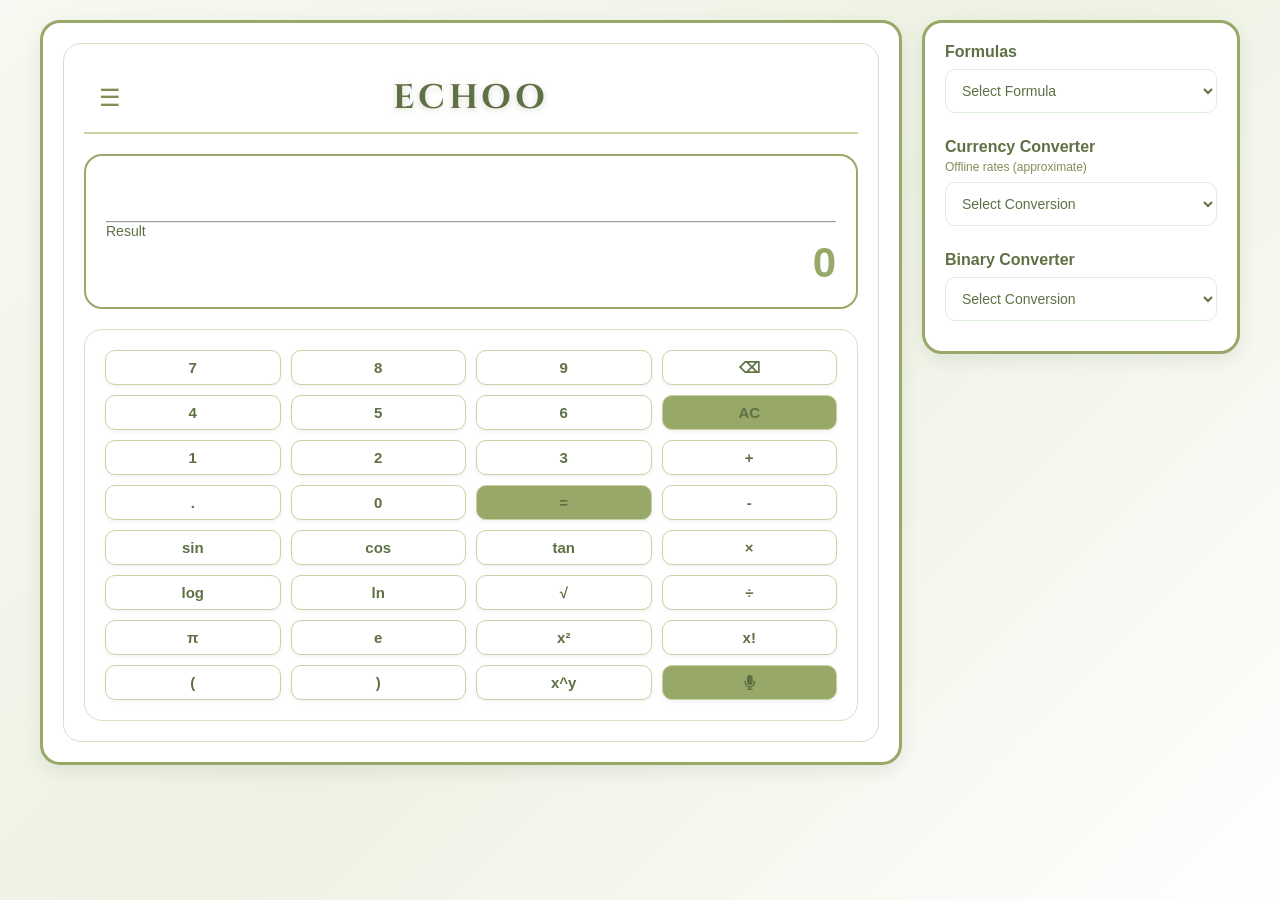
<file: index.html>
<!DOCTYPE html>
<html lang="en">
<head>
    <meta charset="UTF-8">
    <meta name="viewport" content="width=device-width, initial-scale=1.0">
    <title>ECHOO</title>
    <link href="https://fonts.googleapis.com/css2?family=Cinzel:wght@600&display=swap" rel="stylesheet">
    <link rel="stylesheet" href="style.css">
    <link rel="stylesheet"
href="https://cdnjs.cloudflare.com/ajax/libs/font-awesome/6.5.1/css/all.min.css">
<link rel="icon" href="data:,">
</head>
<body>

<div class="container">

    <!-- Left Calculator Panel -->
    <div class="left-panel">

        <div class="header-section">

         
<div class="header">
    

         <div class="menu-btn" onclick="toggleMenu()">
            ☰
         </div>  
         <div id="sideMenu" class="side-menu">

    <div class="menu-item" onclick="openHistory()">
        History
    </div>

    <div class="menu-item" onclick="openSettings()">
         Settings
    </div>

    <div class="menu-item" onclick="showAbout()">
        About
    </div>

    </div>
    <!-- Settings Sub Menu -->

<div id="settingsMenu" class="settings-menu">

    <h3> Settings</h3>


    <div class="setting-option" onclick="toggleSetting('themeOptions')">
         Theme
        <span>></span>
    </div>


    <div id="themeOptions" class="setting-dropdown">

       <select id="themeSelect" onchange="changeTheme()">

    <option value="default">Default Mode</option>

    <option value="dark">Dark Mode</option>

</select>
    </div>
<div class="setting-option" onclick="toggleSetting('voiceSettings')">
    Voice Settings
    <span>></span>
</div>

<div id="voiceSettings" class="setting-dropdown">

    <label for="voiceInputToggle">Voice Input</label>
    <select id="voiceInputToggle">
        <option value="ON">ON</option>
        <option value="OFF">OFF</option>
    </select>

    <label for="voiceOutputToggle">Voice Output</label>
    <select id="voiceOutputToggle">
        <option value="ON">ON</option>
        <option value="OFF">OFF</option>
    </select>

</div>
<div class="setting-option" onclick="toggleSetting('soundOptions')">
     Button Sound
    <span>></span>
</div>


<div id="soundOptions" class="setting-dropdown">

    <select id="buttonSoundToggle">
        <option value="ON">ON</option>
        <option value="OFF">OFF</option>
    </select>

</div>




    <div class="setting-option" onclick="toggleSetting('calculatorOptions')">
         Calculator
        <span>></span>
    </div>


    <div id="calculatorOptions" class="setting-dropdown">


        <label for="decimalPlacesSelect">Decimal Places</label>

        <select id="decimalPlacesSelect" name="decimalPlaces">

            <option>2</option>
            <option>3</option>
            <option>4</option>

        </select>



        <label for="angleModeSelect">Angle Mode</label>

        <select id="angleModeSelect" name="angleMode">

            <option>Degree</option>
            <option>Radian</option>

        </select>


    </div>




</div>
    
   <div class="title-box">
    <h2 class="logo">ECHOO</h2>
   
</div>
</div>
   
           
        <div class="display-section">

    <div class="display-top">

        <div>
       

            <div class="expression" id="expression">
                
            </div>
        </div>

      

    </div>

    <hr>

    <p class="label">Result</p> 

    <div class="result" id="result">
        0
    </div>

</div>
    


     <div class="calculator-section">

    <div class="button-grid">
    <!-- Row 1 -->
<button onclick="appendValue('7')">7</button>
<button onclick="appendValue('8')">8</button>
<button onclick="appendValue('9')">9</button>
<button onclick="backspace()">⌫</button>

<!-- Row 2 -->
<button onclick="appendValue('4')">4</button>
<button onclick="appendValue('5')">5</button>
<button onclick="appendValue('6')">6</button>
<button class="ac-btn" onclick="clearDisplay()">AC</button>

<!-- Row 3 -->
<button onclick="appendValue('1')">1</button>
<button onclick="appendValue('2')">2</button>
<button onclick="appendValue('3')">3</button>
<button onclick="appendValue('+')">+</button>

<!-- Row 4 -->
<button onclick="appendValue('.')">.</button>
<button onclick="appendValue('0')">0</button>
<button class="equal-btn" onclick="calculateResult()">=</button>
<button onclick="appendValue('-')">-</button>


<!-- Row 5 -->
<button onclick="calculateScientific('sin')">sin</button>
<button onclick="calculateScientific('cos')">cos</button>
<button onclick="calculateScientific('tan')">tan</button>
<button onclick="appendValue('*')">×</button>



<!-- Row 6 -->
<button onclick="calculateScientific('log')">log</button>
<button onclick="calculateScientific('ln')">ln</button>
<button onclick="calculateScientific('sqrt')">√</button>
<button onclick="appendValue('/')">÷</button>

<!-- Row 7 -->
<button onclick="insertConstant('pi')">π</button>
<button onclick="insertConstant('e')">e</button>
<button onclick="squareValue()">x²</button>
<button onclick="factorialValue()">x!</button>
<!-- Row 8-->

<button onclick="appendValue('(')">(</button>
<button onclick="appendValue(')')">)</button>
<button onclick="powerMode()">x^y</button>
<button id="voiceBtn" class="voice-btn-small" onclick="startVoiceInput()">
    <i class="fas fa-microphone"></i>
    <div class="sound-wave">
    <span></span>
    <span></span>
    <span></span>
    <span></span>
    <span></span>
</div>
</button>
<!-- <button disabled></button> -->

    </div>

</div>

</div>
<div id="historyPage" class="history-page" style="display:none;">

    <h2>Calculation History</h2>

    <div id="historyContent">
        No History Yet
    </div>

    <button onclick="clearHistory()">Clear History</button>

    <button onclick="closeHistory()">Close</button>

</div>

</div>
    <!-- Right Sidebar -->
   <div class="right-panel">

<button id="panelBackBtn" class="panel-back-btn" onclick="goBackRightPanel()" style="display:none;">
    &larr; Back
</button>

<div id="formulaSection">
<label for="formulaSelect">Formulas</label>    <select id="formulaSelect">
        <option selected disabled>Select Formula</option>

        <option>Area</option>
        <option>Volume</option>
        <option>Perimeter</option>
        <option>Speed</option>
        <option>Simple Interest</option>
        <option>BMI</option>
        <option>Percentage</option>
        <option>Mean</option>
        <option>Median</option>
        <option>Mode</option>
        <option>Variance</option>
        <option>Standard Deviation</option>
        <option>Z-Score</option>
        <option>Covariance</option>
    </select>
    <div id="shapeContainer" style="display:none;">

  <label id="shapeLabel" for="shapeSelect">Select Shape</label>

    <select id="shapeSelect">

        <option selected disabled>Select Shape</option>

        <option>Circle</option>
<option>Rectangle</option>
<option>Square</option>
<option>Triangle</option>
<option>Parallelogram</option>
<option>Cube</option>
<option>Sphere</option>

    </select>
    <div id="formulaInputs" style="display:none; margin-top:10px;">

    <input type="text" id="value1" placeholder="Enter Value">

    <input type="text" id="value2" placeholder="Second Value" style="display:none;">
     <input type="number" id="value3" placeholder="Third Value" style="display:none;">
<button onclick="calculateFormula()">
    calculate     
    </button>

</div>

</div>
</div>
<div id="currencySection">
    <label for="currencySelect">Currency Converter</label>
    <small id="rateInfo" class="rate-info">Loading rates...</small>
    <select id="currencySelect">
        <option selected disabled>Select Conversion</option>

        <option>INR → USD</option>
        <option>USD → INR</option>
        <option>INR → EUR</option>
        <option>EUR → INR</option>
        <option>INR → GBP</option>
        <option>GBP → INR</option>
    </select>
    <div id="currencyInputs" style="display:none; margin-top:10px;">

    <input type="number"
           id="currencyAmount"
           placeholder="Enter Amount">

    <button onclick="convertCurrency()">
        Convert
    </button>

</div>
</div>

    

   <div id="binarySection">
    <label for="binarySelect">Binary Converter</label>
    <select id="binarySelect">
        <option selected disabled>Select Conversion</option>

        <option>Decimal → Binary</option>
        <option>Binary → Decimal</option>
        <option>Decimal → Octal</option>
        <option>Octal → Decimal</option>
        <option>Decimal → Hexadecimal</option>
        <option>Hexadecimal → Decimal</option>
    </select>
    <div id="binaryInputs" style="display:none; margin-top:10px;">

    <input type="text"
           id="binaryValue"
           placeholder="Enter Value">

     <button onclick="convertBinary()">
        Convert
    </button> 

</div>
</div>
   </div>   
</div>

  


<div id="voiceAnimation" class="voice-animation" style="display:none;">
    <span></span>
    <span></span>
    <span></span>
    <span></span>
    <span></span>
</div>

<script src="script.js"></script>
</body>
</html>
</file>
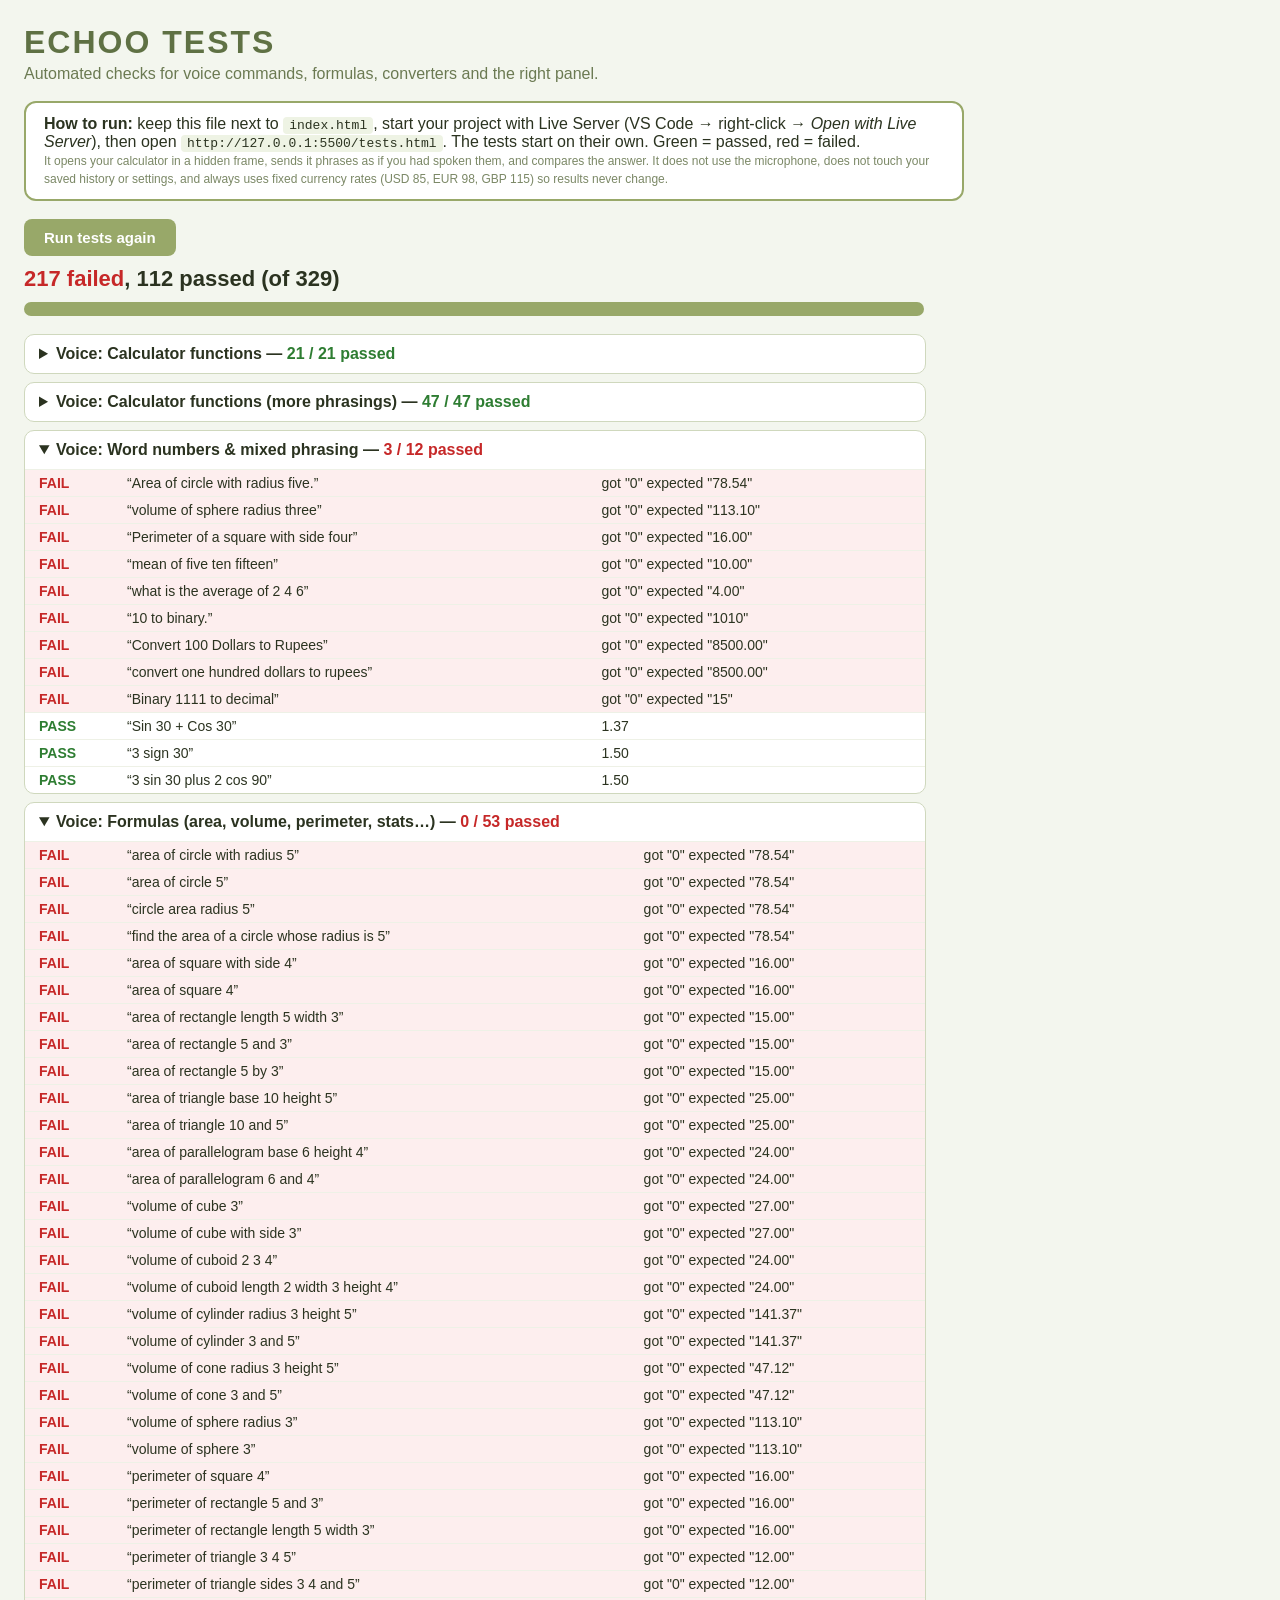
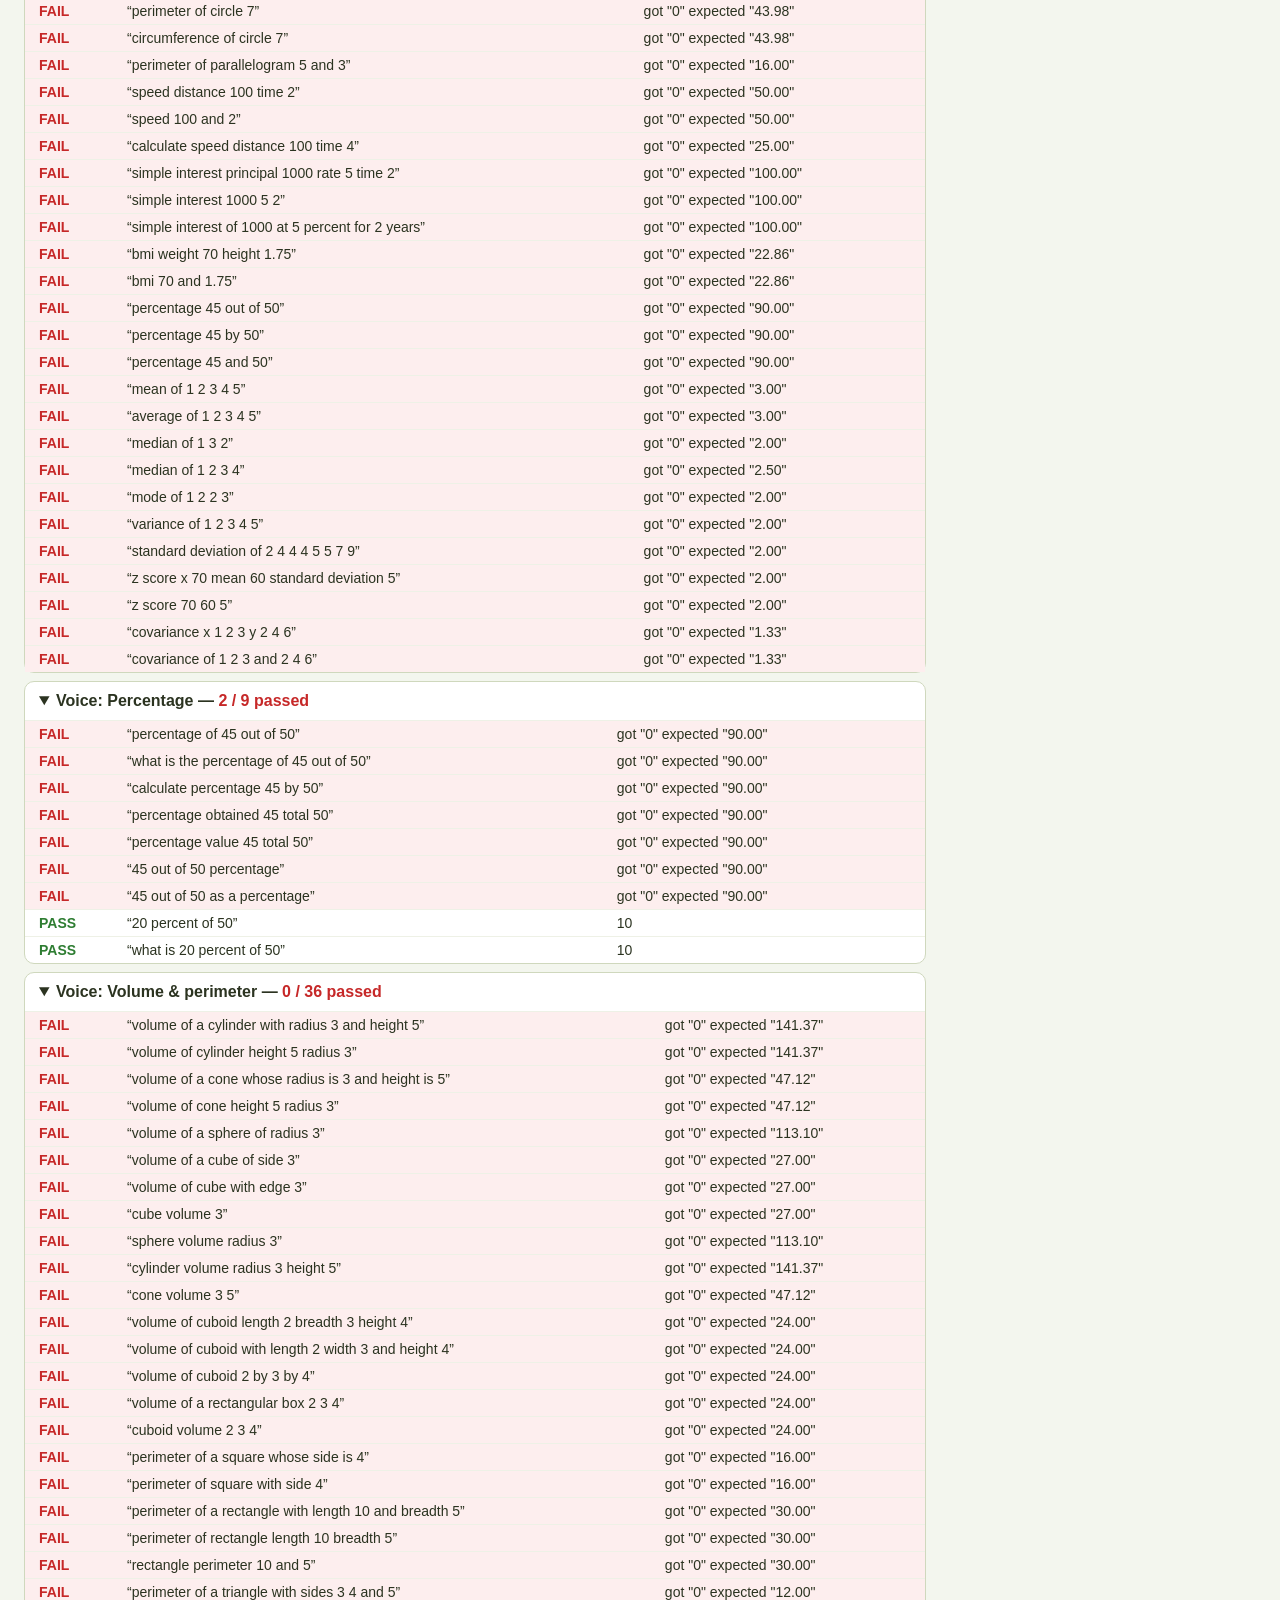
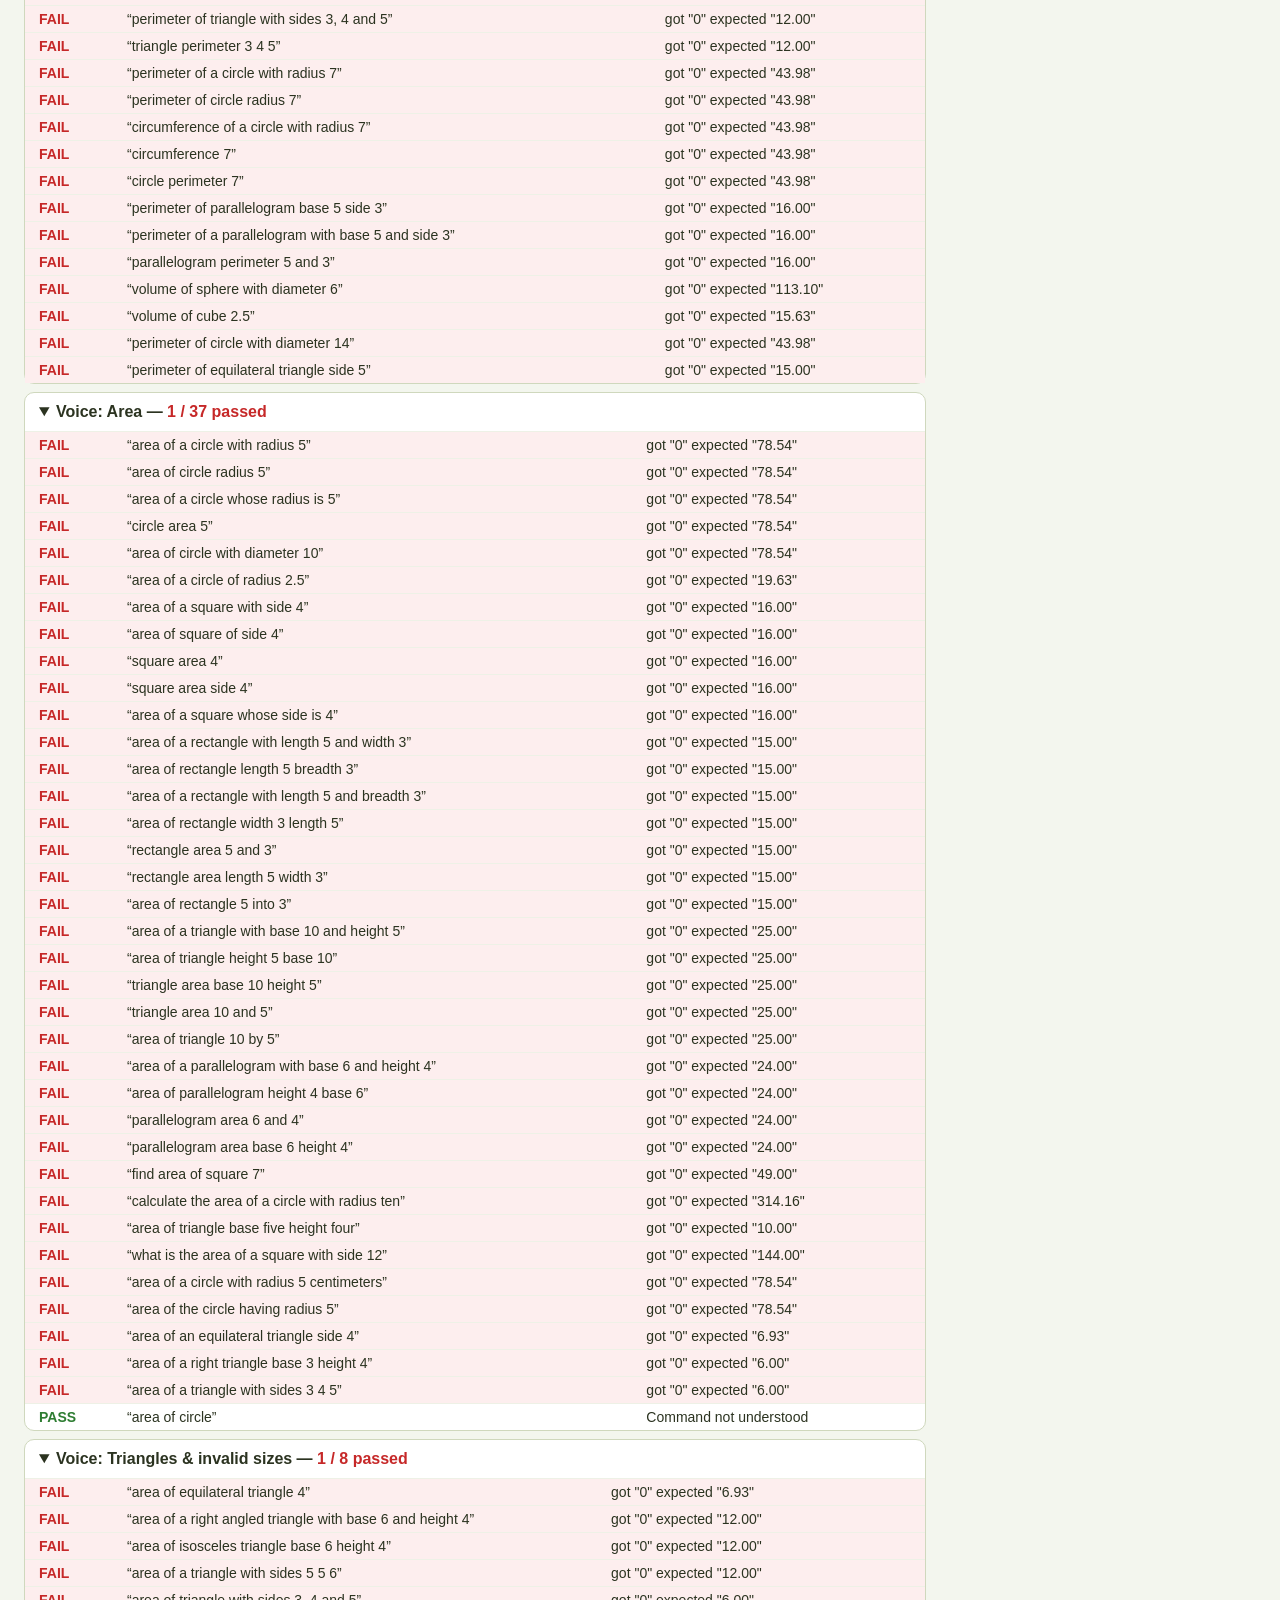
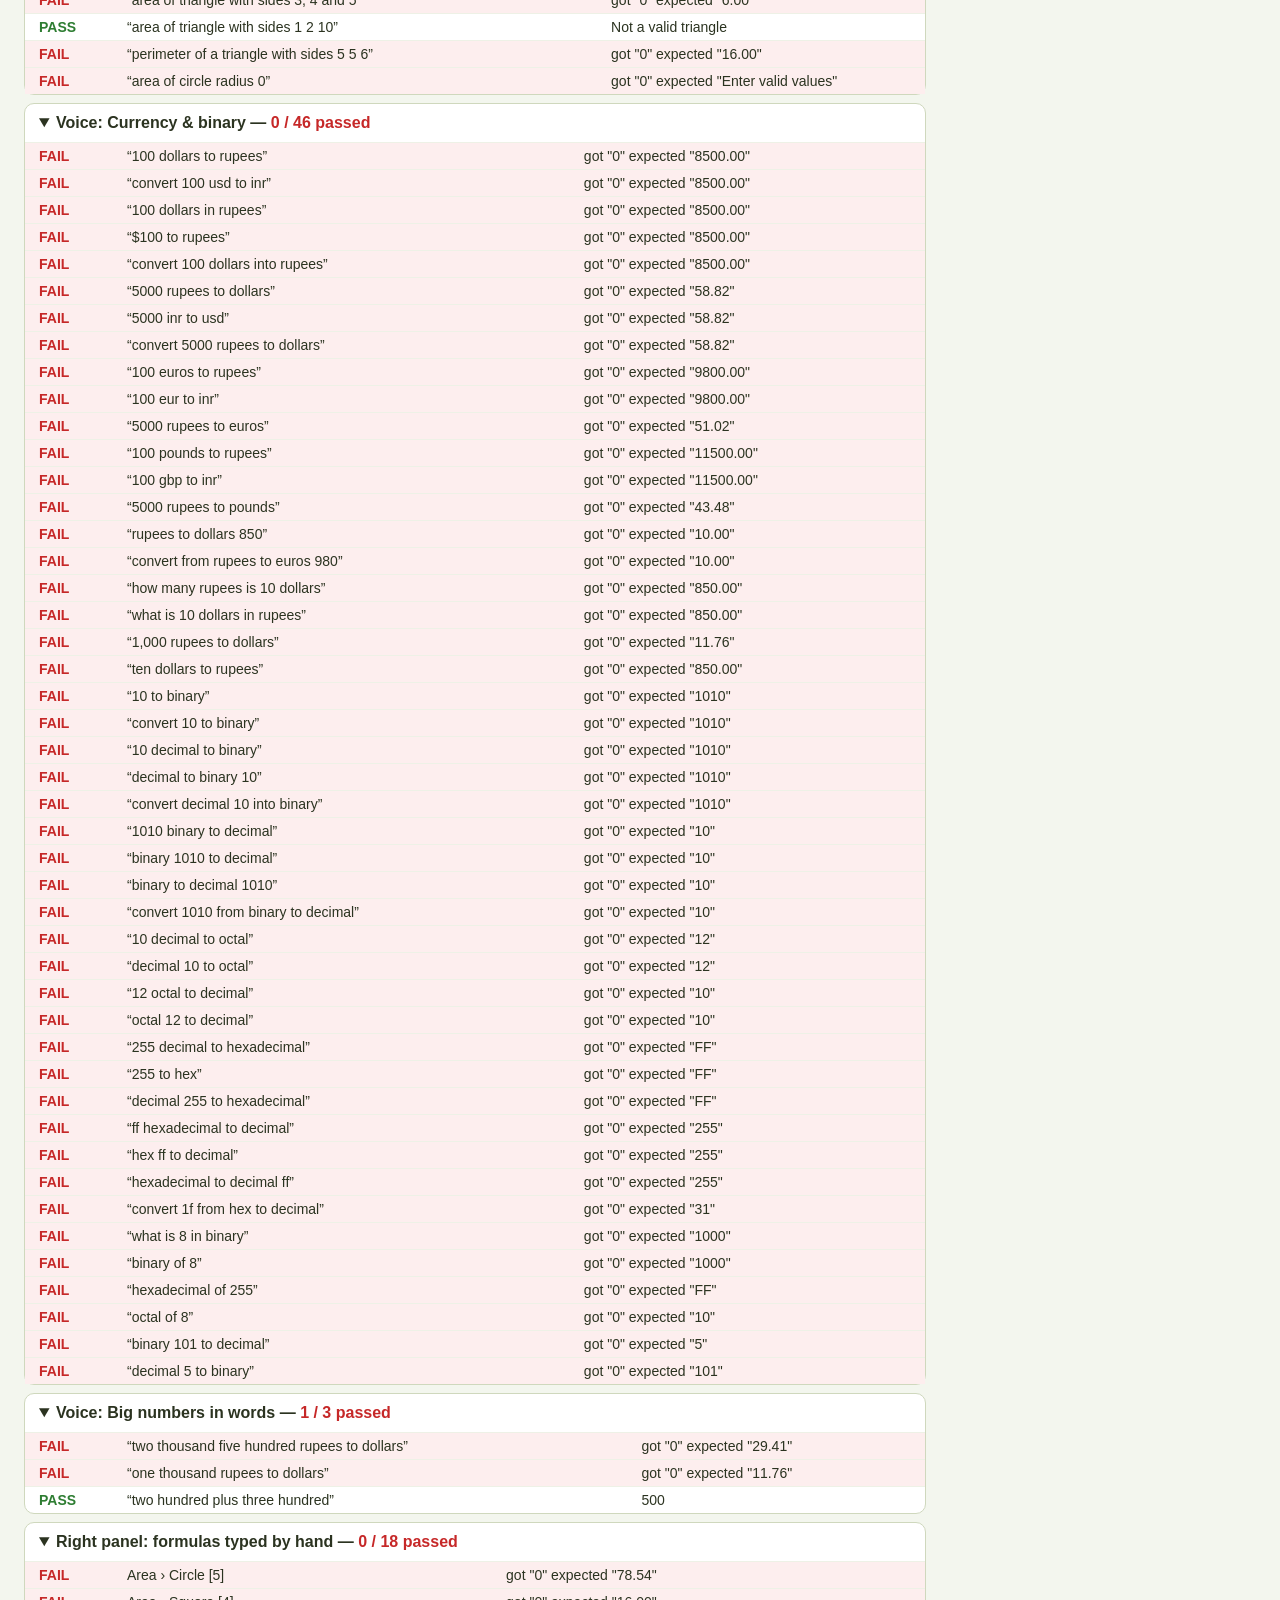
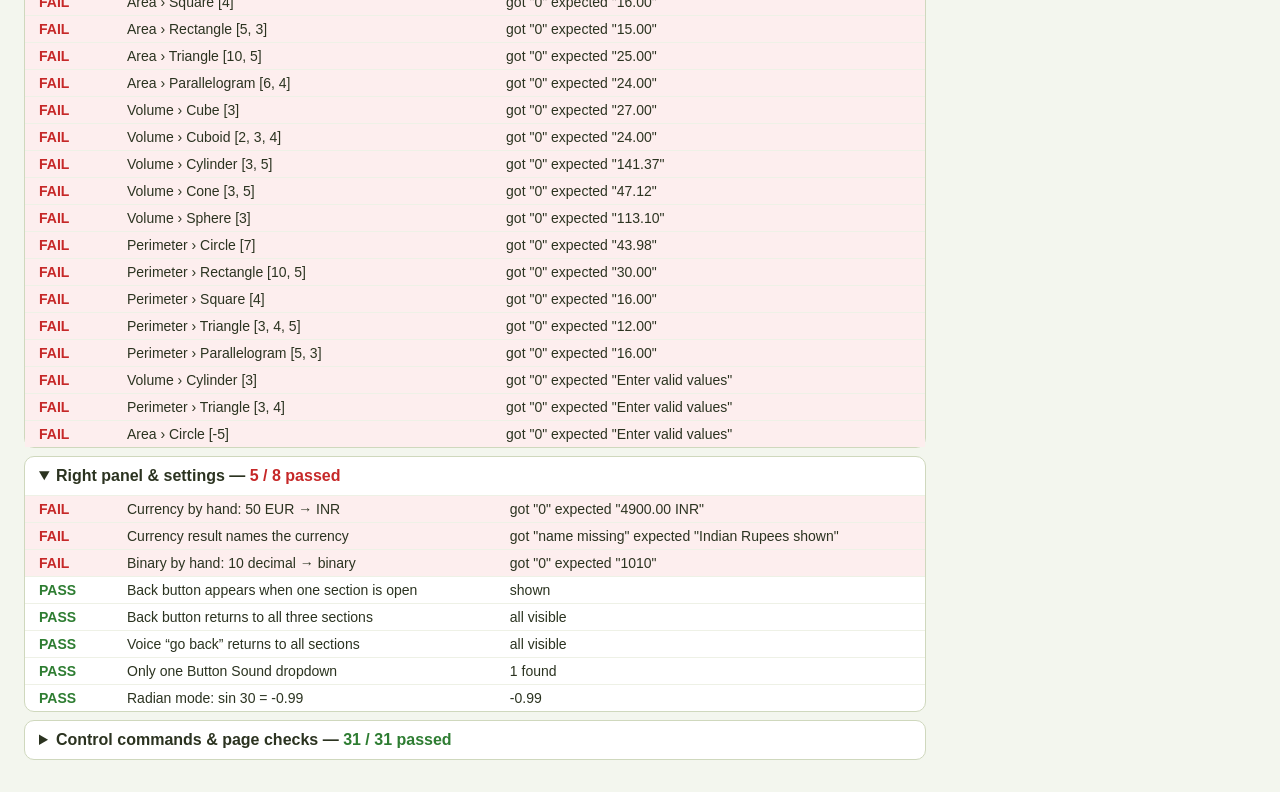
<file: tests.html>
<!DOCTYPE html>
<html lang="en">
<head>
<meta charset="UTF-8">
<meta name="viewport" content="width=device-width, initial-scale=1">
<title>ECHOO - Automated Tests</title>
<style>
    body{font-family:Segoe UI,Arial,sans-serif;background:#f3f6ee;color:#2b3320;margin:0;padding:24px;}
    h1{margin:0 0 4px;color:#5F7144;letter-spacing:2px;}
    .sub{margin:0 0 18px;color:#6b7a52;}
    .howto{background:#fff;border:2px solid #98A869;border-radius:12px;padding:12px 18px;margin-bottom:18px;max-width:900px;}
    .howto code{background:#eef3e4;padding:1px 6px;border-radius:4px;}
    #summary{font-size:22px;font-weight:bold;margin:10px 0;}
    .pass-text{color:#2e7d32;} .fail-text{color:#c62828;}
    button{background:#98A869;color:#fff;border:none;border-radius:8px;padding:10px 20px;font-size:15px;font-weight:bold;cursor:pointer;}
    button:hover{background:#5F7144;}
    button:disabled{opacity:.6;cursor:default;}
    #bar{height:14px;background:#dfe6d0;border-radius:7px;overflow:hidden;max-width:900px;margin:8px 0 18px;}
    #barFill{height:100%;width:0;background:#98A869;transition:width .2s;}
    details{background:#fff;border:1px solid #cfd8bd;border-radius:10px;margin:8px 0;max-width:900px;}
    summary{cursor:pointer;padding:10px 14px;font-weight:bold;}
    table{width:100%;border-collapse:collapse;font-size:14px;}
    td{padding:5px 14px;border-top:1px solid #eef1e6;vertical-align:top;}
    td.s{width:60px;font-weight:bold;} tr.ok td.s{color:#2e7d32;} tr.bad td.s{color:#c62828;} tr.bad{background:#fdeeee;}
    .muted{color:#7b8866;font-size:12px;}
    iframe{position:absolute;left:-9999px;width:1200px;height:800px;border:0;}
</style>
</head>
<body>

<h1>ECHOO TESTS</h1>
<p class="sub">Automated checks for voice commands, formulas, converters and the right panel.</p>

<div class="howto">
    <b>How to run:</b> keep this file next to <code>index.html</code>, start your project with
    Live Server (VS Code &rarr; right-click &rarr; <i>Open with Live Server</i>), then open
    <code>http://127.0.0.1:5500/tests.html</code>. The tests start on their own. Green = passed, red = failed.
    <br><span class="muted">It opens your calculator in a hidden frame, sends it phrases as if you had spoken them, and compares the answer.
    It does not use the microphone, does not touch your saved history or settings, and always uses fixed currency
    rates (USD 85, EUR 98, GBP 115) so results never change.</span>
</div>

<button id="runBtn" onclick="runAll()">Run tests again</button>
<div id="summary">Starting&hellip;</div>
<div id="bar"><div id="barFill"></div></div>
<div id="report"></div>

<iframe id="app" title="app under test"></iframe>

<script>
// ---------------------------------------------------------------
// TEST DATA  (phrase -> expected first line of the result box)
// ---------------------------------------------------------------
const VOICE_GROUPS = [
 [
  "Calculator functions",
  [
   [
    "3 sin 30",
    "1.50"
   ],
   [
    "2 cos 90",
    "0"
   ],
   [
    "sin 30",
    "0.50"
   ],
   [
    "4 tan 45",
    "4"
   ],
   [
    "log 100",
    "2"
   ],
   [
    "3 log 100",
    "6"
   ],
   [
    "ln 1",
    "0"
   ],
   [
    "square root 16",
    "4"
   ],
   [
    "sqrt 25",
    "5"
   ],
   [
    "3 pi",
    "9.42"
   ],
   [
    "pi",
    "3.14"
   ],
   [
    "2 e",
    "5.44"
   ],
   [
    "5 squared",
    "25"
   ],
   [
    "5 factorial",
    "120"
   ],
   [
    "2 to the power of 10",
    "1024"
   ],
   [
    "( 2 + 3 ) * 4",
    "20"
   ],
   [
    "open bracket 2 plus 3 close bracket times 4",
    "20"
   ],
   [
    "3 point 5 plus 1",
    "4.50"
   ],
   [
    "cosine of 60",
    "0.50"
   ],
   [
    "sine 30 plus 1",
    "1.50"
   ],
   [
    "natural log of 1",
    "0"
   ]
  ]
 ],
 [
  "Calculator functions (more phrasings)",
  [
   [
    "e",
    "2.72"
   ],
   [
    "e squared",
    "7.39"
   ],
   [
    "ln e",
    "1"
   ],
   [
    "2 times e",
    "5.44"
   ],
   [
    "euler number",
    "2.72"
   ],
   [
    "3 sin 30 + 2 cos 60",
    "2.50"
   ],
   [
    "sin 30 cos 60",
    "0.25"
   ],
   [
    "sin 30 times cos 60",
    "0.25"
   ],
   [
    "2 sin 30 plus 3 cos 60 minus tan 45",
    "1.50"
   ],
   [
    "tan 90",
    "Undefined"
   ],
   [
    "10 divided by 4",
    "2.50"
   ],
   [
    "10 divided by 0",
    "Error"
   ],
   [
    "minus 5 plus 3",
    "-2"
   ],
   [
    "square of 5",
    "25"
   ],
   [
    "5 cubed",
    "125"
   ],
   [
    "5 factorial plus 3 factorial",
    "126"
   ],
   [
    "factorial of 0",
    "1"
   ],
   [
    "log 1000",
    "3"
   ],
   [
    "sin 30 degrees",
    "0.50"
   ],
   [
    "what is sin 30",
    "0.50"
   ],
   [
    "calculate 20 plus 30",
    "50"
   ],
   [
    "20 plus 30 equals",
    "50"
   ],
   [
    "20 plus 30 equal",
    "50"
   ],
   [
    "twenty plus thirty",
    "50"
   ],
   [
    "twenty five times four",
    "100"
   ],
   [
    "5 times 4 times 3",
    "60"
   ],
   [
    "2 x 3",
    "6"
   ],
   [
    "2 into 3",
    "6"
   ],
   [
    "2 multiplied by 3",
    "6"
   ],
   [
    "100 minus 1",
    "99"
   ],
   [
    "7 divided by 2",
    "3.50"
   ],
   [
    "2 power 3",
    "8"
   ],
   [
    "2 raised to the power of 3",
    "8"
   ],
   [
    "2 raised to 3",
    "8"
   ],
   [
    "3 caret 2",
    "9"
   ],
   [
    "4 to the power of 0.5",
    "2"
   ],
   [
    "10 to the power of minus 2",
    "0.01"
   ],
   [
    "square root of 144",
    "12"
   ],
   [
    "square root of 2",
    "1.41"
   ],
   [
    "root 9",
    "3"
   ],
   [
    "2 square root 16",
    "8"
   ],
   [
    "sqrt 16 plus 4",
    "8"
   ],
   [
    "open bracket 3 plus 4 close bracket times 2",
    "14"
   ],
   [
    "2 open bracket 3 plus 4 close bracket",
    "14"
   ],
   [
    "one plus one",
    "2"
   ],
   [
    "nine plus ten",
    "19"
   ],
   [
    "zero plus zero",
    "0"
   ]
  ]
 ],
 [
  "Word numbers & mixed phrasing",
  [
   [
    "Area of circle with radius five.",
    "78.54"
   ],
   [
    "volume of sphere radius three",
    "113.10"
   ],
   [
    "Perimeter of a square with side four",
    "16.00"
   ],
   [
    "mean of five ten fifteen",
    "10.00"
   ],
   [
    "what is the average of 2 4 6",
    "4.00"
   ],
   [
    "10 to binary.",
    "1010"
   ],
   [
    "Convert 100 Dollars to Rupees",
    "8500.00"
   ],
   [
    "convert one hundred dollars to rupees",
    "8500.00"
   ],
   [
    "Binary 1111 to decimal",
    "15"
   ],
   [
    "Sin 30 + Cos 30",
    "1.37"
   ],
   [
    "3 sign 30",
    "1.50"
   ],
   [
    "3 sin 30 plus 2 cos 90",
    "1.50"
   ]
  ]
 ],
 [
  "Formulas (area, volume, perimeter, stats…)",
  [
   [
    "area of circle with radius 5",
    "78.54"
   ],
   [
    "area of circle 5",
    "78.54"
   ],
   [
    "circle area radius 5",
    "78.54"
   ],
   [
    "find the area of a circle whose radius is 5",
    "78.54"
   ],
   [
    "area of square with side 4",
    "16.00"
   ],
   [
    "area of square 4",
    "16.00"
   ],
   [
    "area of rectangle length 5 width 3",
    "15.00"
   ],
   [
    "area of rectangle 5 and 3",
    "15.00"
   ],
   [
    "area of rectangle 5 by 3",
    "15.00"
   ],
   [
    "area of triangle base 10 height 5",
    "25.00"
   ],
   [
    "area of triangle 10 and 5",
    "25.00"
   ],
   [
    "area of parallelogram base 6 height 4",
    "24.00"
   ],
   [
    "area of parallelogram 6 and 4",
    "24.00"
   ],
   [
    "volume of cube 3",
    "27.00"
   ],
   [
    "volume of cube with side 3",
    "27.00"
   ],
   [
    "volume of cuboid 2 3 4",
    "24.00"
   ],
   [
    "volume of cuboid length 2 width 3 height 4",
    "24.00"
   ],
   [
    "volume of cylinder radius 3 height 5",
    "141.37"
   ],
   [
    "volume of cylinder 3 and 5",
    "141.37"
   ],
   [
    "volume of cone radius 3 height 5",
    "47.12"
   ],
   [
    "volume of cone 3 and 5",
    "47.12"
   ],
   [
    "volume of sphere radius 3",
    "113.10"
   ],
   [
    "volume of sphere 3",
    "113.10"
   ],
   [
    "perimeter of square 4",
    "16.00"
   ],
   [
    "perimeter of rectangle 5 and 3",
    "16.00"
   ],
   [
    "perimeter of rectangle length 5 width 3",
    "16.00"
   ],
   [
    "perimeter of triangle 3 4 5",
    "12.00"
   ],
   [
    "perimeter of triangle sides 3 4 and 5",
    "12.00"
   ],
   [
    "perimeter of circle 7",
    "43.98"
   ],
   [
    "circumference of circle 7",
    "43.98"
   ],
   [
    "perimeter of parallelogram 5 and 3",
    "16.00"
   ],
   [
    "speed distance 100 time 2",
    "50.00"
   ],
   [
    "speed 100 and 2",
    "50.00"
   ],
   [
    "calculate speed distance 100 time 4",
    "25.00"
   ],
   [
    "simple interest principal 1000 rate 5 time 2",
    "100.00"
   ],
   [
    "simple interest 1000 5 2",
    "100.00"
   ],
   [
    "simple interest of 1000 at 5 percent for 2 years",
    "100.00"
   ],
   [
    "bmi weight 70 height 1.75",
    "22.86"
   ],
   [
    "bmi 70 and 1.75",
    "22.86"
   ],
   [
    "percentage 45 out of 50",
    "90.00"
   ],
   [
    "percentage 45 by 50",
    "90.00"
   ],
   [
    "percentage 45 and 50",
    "90.00"
   ],
   [
    "mean of 1 2 3 4 5",
    "3.00"
   ],
   [
    "average of 1 2 3 4 5",
    "3.00"
   ],
   [
    "median of 1 3 2",
    "2.00"
   ],
   [
    "median of 1 2 3 4",
    "2.50"
   ],
   [
    "mode of 1 2 2 3",
    "2.00"
   ],
   [
    "variance of 1 2 3 4 5",
    "2.00"
   ],
   [
    "standard deviation of 2 4 4 4 5 5 7 9",
    "2.00"
   ],
   [
    "z score x 70 mean 60 standard deviation 5",
    "2.00"
   ],
   [
    "z score 70 60 5",
    "2.00"
   ],
   [
    "covariance x 1 2 3 y 2 4 6",
    "1.33"
   ],
   [
    "covariance of 1 2 3 and 2 4 6",
    "1.33"
   ]
  ]
 ],
 [
  "Percentage",
  [
   [
    "percentage of 45 out of 50",
    "90.00"
   ],
   [
    "what is the percentage of 45 out of 50",
    "90.00"
   ],
   [
    "calculate percentage 45 by 50",
    "90.00"
   ],
   [
    "percentage obtained 45 total 50",
    "90.00"
   ],
   [
    "percentage value 45 total 50",
    "90.00"
   ],
   [
    "45 out of 50 percentage",
    "90.00"
   ],
   [
    "45 out of 50 as a percentage",
    "90.00"
   ],
   [
    "20 percent of 50",
    "10"
   ],
   [
    "what is 20 percent of 50",
    "10"
   ]
  ]
 ],
 [
  "Volume & perimeter",
  [
   [
    "volume of a cylinder with radius 3 and height 5",
    "141.37"
   ],
   [
    "volume of cylinder height 5 radius 3",
    "141.37"
   ],
   [
    "volume of a cone whose radius is 3 and height is 5",
    "47.12"
   ],
   [
    "volume of cone height 5 radius 3",
    "47.12"
   ],
   [
    "volume of a sphere of radius 3",
    "113.10"
   ],
   [
    "volume of a cube of side 3",
    "27.00"
   ],
   [
    "volume of cube with edge 3",
    "27.00"
   ],
   [
    "cube volume 3",
    "27.00"
   ],
   [
    "sphere volume radius 3",
    "113.10"
   ],
   [
    "cylinder volume radius 3 height 5",
    "141.37"
   ],
   [
    "cone volume 3 5",
    "47.12"
   ],
   [
    "volume of cuboid length 2 breadth 3 height 4",
    "24.00"
   ],
   [
    "volume of cuboid with length 2 width 3 and height 4",
    "24.00"
   ],
   [
    "volume of cuboid 2 by 3 by 4",
    "24.00"
   ],
   [
    "volume of a rectangular box 2 3 4",
    "24.00"
   ],
   [
    "cuboid volume 2 3 4",
    "24.00"
   ],
   [
    "perimeter of a square whose side is 4",
    "16.00"
   ],
   [
    "perimeter of square with side 4",
    "16.00"
   ],
   [
    "perimeter of a rectangle with length 10 and breadth 5",
    "30.00"
   ],
   [
    "perimeter of rectangle length 10 breadth 5",
    "30.00"
   ],
   [
    "rectangle perimeter 10 and 5",
    "30.00"
   ],
   [
    "perimeter of a triangle with sides 3 4 and 5",
    "12.00"
   ],
   [
    "perimeter of triangle with sides 3, 4 and 5",
    "12.00"
   ],
   [
    "triangle perimeter 3 4 5",
    "12.00"
   ],
   [
    "perimeter of a circle with radius 7",
    "43.98"
   ],
   [
    "perimeter of circle radius 7",
    "43.98"
   ],
   [
    "circumference of a circle with radius 7",
    "43.98"
   ],
   [
    "circumference 7",
    "43.98"
   ],
   [
    "circle perimeter 7",
    "43.98"
   ],
   [
    "perimeter of parallelogram base 5 side 3",
    "16.00"
   ],
   [
    "perimeter of a parallelogram with base 5 and side 3",
    "16.00"
   ],
   [
    "parallelogram perimeter 5 and 3",
    "16.00"
   ],
   [
    "volume of sphere with diameter 6",
    "113.10"
   ],
   [
    "volume of cube 2.5",
    "15.63"
   ],
   [
    "perimeter of circle with diameter 14",
    "43.98"
   ],
   [
    "perimeter of equilateral triangle side 5",
    "15.00"
   ]
  ]
 ],
 [
  "Area",
  [
   [
    "area of a circle with radius 5",
    "78.54"
   ],
   [
    "area of circle radius 5",
    "78.54"
   ],
   [
    "area of a circle whose radius is 5",
    "78.54"
   ],
   [
    "circle area 5",
    "78.54"
   ],
   [
    "area of circle with diameter 10",
    "78.54"
   ],
   [
    "area of a circle of radius 2.5",
    "19.63"
   ],
   [
    "area of a square with side 4",
    "16.00"
   ],
   [
    "area of square of side 4",
    "16.00"
   ],
   [
    "square area 4",
    "16.00"
   ],
   [
    "square area side 4",
    "16.00"
   ],
   [
    "area of a square whose side is 4",
    "16.00"
   ],
   [
    "area of a rectangle with length 5 and width 3",
    "15.00"
   ],
   [
    "area of rectangle length 5 breadth 3",
    "15.00"
   ],
   [
    "area of a rectangle with length 5 and breadth 3",
    "15.00"
   ],
   [
    "area of rectangle width 3 length 5",
    "15.00"
   ],
   [
    "rectangle area 5 and 3",
    "15.00"
   ],
   [
    "rectangle area length 5 width 3",
    "15.00"
   ],
   [
    "area of rectangle 5 into 3",
    "15.00"
   ],
   [
    "area of a triangle with base 10 and height 5",
    "25.00"
   ],
   [
    "area of triangle height 5 base 10",
    "25.00"
   ],
   [
    "triangle area base 10 height 5",
    "25.00"
   ],
   [
    "triangle area 10 and 5",
    "25.00"
   ],
   [
    "area of triangle 10 by 5",
    "25.00"
   ],
   [
    "area of a parallelogram with base 6 and height 4",
    "24.00"
   ],
   [
    "area of parallelogram height 4 base 6",
    "24.00"
   ],
   [
    "parallelogram area 6 and 4",
    "24.00"
   ],
   [
    "parallelogram area base 6 height 4",
    "24.00"
   ],
   [
    "find area of square 7",
    "49.00"
   ],
   [
    "calculate the area of a circle with radius ten",
    "314.16"
   ],
   [
    "area of triangle base five height four",
    "10.00"
   ],
   [
    "what is the area of a square with side 12",
    "144.00"
   ],
   [
    "area of a circle with radius 5 centimeters",
    "78.54"
   ],
   [
    "area of the circle having radius 5",
    "78.54"
   ],
   [
    "area of an equilateral triangle side 4",
    "6.93"
   ],
   [
    "area of a right triangle base 3 height 4",
    "6.00"
   ],
   [
    "area of a triangle with sides 3 4 5",
    "6.00"
   ],
   [
    "area of circle",
    "Command not understood"
   ]
  ]
 ],
 [
  "Triangles & invalid sizes",
  [
   [
    "area of equilateral triangle 4",
    "6.93"
   ],
   [
    "area of a right angled triangle with base 6 and height 4",
    "12.00"
   ],
   [
    "area of isosceles triangle base 6 height 4",
    "12.00"
   ],
   [
    "area of a triangle with sides 5 5 6",
    "12.00"
   ],
   [
    "area of triangle with sides 3, 4 and 5",
    "6.00"
   ],
   [
    "area of triangle with sides 1 2 10",
    "Not a valid triangle"
   ],
   [
    "perimeter of a triangle with sides 5 5 6",
    "16.00"
   ],
   [
    "area of circle radius 0",
    "Enter valid values"
   ]
  ]
 ],
 [
  "Currency & binary",
  [
   [
    "100 dollars to rupees",
    "8500.00"
   ],
   [
    "convert 100 usd to inr",
    "8500.00"
   ],
   [
    "100 dollars in rupees",
    "8500.00"
   ],
   [
    "$100 to rupees",
    "8500.00"
   ],
   [
    "convert 100 dollars into rupees",
    "8500.00"
   ],
   [
    "5000 rupees to dollars",
    "58.82"
   ],
   [
    "5000 inr to usd",
    "58.82"
   ],
   [
    "convert 5000 rupees to dollars",
    "58.82"
   ],
   [
    "100 euros to rupees",
    "9800.00"
   ],
   [
    "100 eur to inr",
    "9800.00"
   ],
   [
    "5000 rupees to euros",
    "51.02"
   ],
   [
    "100 pounds to rupees",
    "11500.00"
   ],
   [
    "100 gbp to inr",
    "11500.00"
   ],
   [
    "5000 rupees to pounds",
    "43.48"
   ],
   [
    "rupees to dollars 850",
    "10.00"
   ],
   [
    "convert from rupees to euros 980",
    "10.00"
   ],
   [
    "how many rupees is 10 dollars",
    "850.00"
   ],
   [
    "what is 10 dollars in rupees",
    "850.00"
   ],
   [
    "1,000 rupees to dollars",
    "11.76"
   ],
   [
    "ten dollars to rupees",
    "850.00"
   ],
   [
    "10 to binary",
    "1010"
   ],
   [
    "convert 10 to binary",
    "1010"
   ],
   [
    "10 decimal to binary",
    "1010"
   ],
   [
    "decimal to binary 10",
    "1010"
   ],
   [
    "convert decimal 10 into binary",
    "1010"
   ],
   [
    "1010 binary to decimal",
    "10"
   ],
   [
    "binary 1010 to decimal",
    "10"
   ],
   [
    "binary to decimal 1010",
    "10"
   ],
   [
    "convert 1010 from binary to decimal",
    "10"
   ],
   [
    "10 decimal to octal",
    "12"
   ],
   [
    "decimal 10 to octal",
    "12"
   ],
   [
    "12 octal to decimal",
    "10"
   ],
   [
    "octal 12 to decimal",
    "10"
   ],
   [
    "255 decimal to hexadecimal",
    "FF"
   ],
   [
    "255 to hex",
    "FF"
   ],
   [
    "decimal 255 to hexadecimal",
    "FF"
   ],
   [
    "ff hexadecimal to decimal",
    "255"
   ],
   [
    "hex ff to decimal",
    "255"
   ],
   [
    "hexadecimal to decimal ff",
    "255"
   ],
   [
    "convert 1f from hex to decimal",
    "31"
   ],
   [
    "what is 8 in binary",
    "1000"
   ],
   [
    "binary of 8",
    "1000"
   ],
   [
    "hexadecimal of 255",
    "FF"
   ],
   [
    "octal of 8",
    "10"
   ],
   [
    "binary 101 to decimal",
    "5"
   ],
   [
    "decimal 5 to binary",
    "101"
   ]
  ]
 ],
 [
  "Big numbers in words",
  [
   [
    "two thousand five hundred rupees to dollars",
    "29.41"
   ],
   [
    "one thousand rupees to dollars",
    "11.76"
   ],
   [
    "two hundred plus three hundred",
    "500"
   ]
  ]
 ]
];

// [formula, shape, [inputs], expected result]
const PANEL_CASES = [
    ["Area","Circle",["5"],"78.54"], ["Area","Square",["4"],"16.00"],
    ["Area","Rectangle",["5","3"],"15.00"], ["Area","Triangle",["10","5"],"25.00"],
    ["Area","Parallelogram",["6","4"],"24.00"],
    ["Volume","Cube",["3"],"27.00"], ["Volume","Cuboid",["2","3","4"],"24.00"],
    ["Volume","Cylinder",["3","5"],"141.37"], ["Volume","Cone",["3","5"],"47.12"],
    ["Volume","Sphere",["3"],"113.10"],
    ["Perimeter","Circle",["7"],"43.98"], ["Perimeter","Rectangle",["10","5"],"30.00"],
    ["Perimeter","Square",["4"],"16.00"], ["Perimeter","Triangle",["3","4","5"],"12.00"],
    ["Perimeter","Parallelogram",["5","3"],"16.00"],
    ["Volume","Cylinder",["3"],"Enter valid values"],
    ["Perimeter","Triangle",["3","4"],"Enter valid values"],
    ["Area","Circle",["-5"],"Enter valid values"]
];

// voice control commands: none of these may crash
const CONTROL_COMMANDS = [
    "open history", "show history", "close history", "clear history",
    "open about", "show about", "about page",
    "open settings", "show settings", "close settings",
    "dark mode", "light mode", "switch to dark", "switch to light",
    "change to dark", "change to light",
    "radian mode", "degree mode", "degrees mode", "radians mode",
    "open formulas", "show formulas",
    "clear", "all clear", "backspace", "go back"
];

// ---------------------------------------------------------------
// HELPERS
// ---------------------------------------------------------------
const frame = document.getElementById("app");
let w, d;
const spoken = [];

const sleep = ms => new Promise(r => setTimeout(r, ms));
const $ = id => d.getElementById(id);
const firstLine = () => $("result").innerText.trim();

function resetApp() {
    w.clearDisplay();
    w.resetRightPanel();
    $("result").innerText = "0";
    $("expression").innerText = "";
    spoken.length = 0;
}

function fire(el, type) {
    el.dispatchEvent(new w.Event(type, { bubbles: true }));
}

function setSelect(id, value) {
    const el = $(id);
    el.value = value;
    fire(el, "change");
}

function setInput(id, value) {
    $(id).value = value;
}

function matches(actual, expected) {
    return actual === expected || actual.startsWith(expected + " ") || actual.startsWith(expected + "\n");
}

// ---------------------------------------------------------------
// RUNNER
// ---------------------------------------------------------------
async function loadApp() {
    await new Promise(resolve => {
        frame.onload = resolve;
        frame.src = "index.html?test=" + Date.now();
    });

    w = frame.contentWindow;
    d = frame.contentDocument;

    // wait until the live-rate lookup has finished (or failed)
    for (let i = 0; i < 40 && $("rateInfo") && $("rateInfo").innerText.indexOf("Loading") === 0; i++) {
        await sleep(250);
    }

    // make the test deterministic and harmless
    w.eval(
        "currencyRates = { USD: 85, EUR: 98, GBP: 115 };" +
        "currencyRateStatus = { live: false, date: null };" +
        "buttonSoundEnabled = false;" +
        "voiceOutputEnabled = true;"
    );
    w.saveHistory = function () {};
    w.speechSynthesis.speak = function (u) { spoken.push(u.text); };
    w.speechSynthesis.cancel = function () {};
}

async function runAll() {

    const btn = document.getElementById("runBtn");
    btn.disabled = true;

    const report = document.getElementById("report");
    report.innerHTML = "";
    document.getElementById("summary").textContent = "Running\u2026";
    document.getElementById("barFill").style.width = "0";

    // remember the app's saved settings so the tests can put them back
    const saved = {};
    for (let i = 0; i < localStorage.length; i++) {
        const k = localStorage.key(i);
        saved[k] = localStorage.getItem(k);
    }
    localStorage.removeItem("echoDecimalPlaces");
    localStorage.removeItem("echoAngleMode");

    await loadApp();

    const total = VOICE_GROUPS.reduce((n, g) => n + g[1].length, 0) + PANEL_CASES.length + 8 + CONTROL_COMMANDS.length + 5;
    let done = 0, passed = 0, failed = 0;
    const failures = [];

    function addGroup(title, rows) {
        const p = rows.filter(r => r.ok).length;
        const det = document.createElement("details");
        if (p !== rows.length) det.open = true;

        const sum = document.createElement("summary");
        sum.innerHTML = title + " &mdash; <span class='" + (p === rows.length ? "pass-text" : "fail-text") + "'>" +
            p + " / " + rows.length + " passed</span>";
        det.appendChild(sum);

        const tbl = document.createElement("table");
        rows.forEach(r => {
            const tr = document.createElement("tr");
            tr.className = r.ok ? "ok" : "bad";
            const td1 = document.createElement("td"); td1.className = "s"; td1.textContent = r.ok ? "PASS" : "FAIL";
            const td2 = document.createElement("td"); td2.textContent = r.name;
            const td3 = document.createElement("td");
            td3.textContent = r.ok ? r.actual : "got \"" + r.actual + "\"  expected \"" + r.expected + "\"" + (r.note ? "  (" + r.note + ")" : "");
            tr.appendChild(td1); tr.appendChild(td2); tr.appendChild(td3);
            tbl.appendChild(tr);
        });
        det.appendChild(tbl);
        report.appendChild(det);
    }

    function record(list, name, actual, expected, ok, note) {
        list.push({ name, actual, expected, ok, note });
        done++;
        if (ok) passed++; else { failed++; failures.push(name); }
        document.getElementById("barFill").style.width = (100 * done / total) + "%";
    }

    // ---- 1. voice commands ----
    for (const [title, cases] of VOICE_GROUPS) {
        const rows = [];
        for (const [phrase, expected] of cases) {
            resetApp();
            let err = null;
            try { w.processVoiceCommand(phrase); } catch (e) { err = String(e); }
            const actual = err ? "ERROR: " + err : firstLine();
            const ok = !err && matches(actual, expected) && spoken.length > 0;
            record(rows, "\u201c" + phrase + "\u201d", actual, expected, ok,
                   !err && matches(actual, expected) && spoken.length === 0 ? "nothing was spoken" : "");
            if (done % 20 === 0) await sleep(0);
        }
        addGroup("Voice: " + title, rows);
    }

    // ---- 2. right panel used by hand ----
    {
        const rows = [];
        for (const [formula, shape, inputs, expected] of PANEL_CASES) {
            resetApp();
            setSelect("formulaSelect", formula);
            setSelect("shapeSelect", shape);
            ["value1", "value2", "value3"].forEach((id, i) => { if (i < inputs.length) setInput(id, inputs[i]); });
            $("formulaInputs").querySelector("button").click();
            const actual = firstLine();
            record(rows, formula + " \u203a " + shape + "  [" + inputs.join(", ") + "]", actual, expected, actual === expected);
        }
        addGroup("Right panel: formulas typed by hand", rows);
    }

    // ---- 3. other panel features ----
    {
        const rows = [];

        // currency (by hand)
        resetApp();
        setSelect("currencySelect", "EUR \u2192 INR");
        setInput("currencyAmount", "50");
        $("currencyInputs").querySelector("button").click();
        let a = firstLine();
        record(rows, "Currency by hand: 50 EUR \u2192 INR", a.split("\n")[0], "4900.00 INR", matches(a, "4900.00 INR"));
        const nm = $("result").innerText.indexOf("Indian Rupees") !== -1;
        record(rows, "Currency result names the currency", nm ? "Indian Rupees shown" : "name missing", "Indian Rupees shown", nm);

        // binary (by hand)
        resetApp();
        setSelect("binarySelect", "Decimal \u2192 Binary");
        setInput("binaryValue", "10");
        $("binaryInputs").querySelector("button").click();
        a = firstLine();
        record(rows, "Binary by hand: 10 decimal \u2192 binary", a, "1010", a === "1010");

        // back button
        resetApp();
        const vis = id => w.getComputedStyle($(id)).display !== "none";
        setSelect("formulaSelect", "Area");
        const onlyFormula = vis("formulaSection") && !vis("currencySection") && !vis("binarySection") && vis("panelBackBtn");
        record(rows, "Back button appears when one section is open", onlyFormula ? "shown" : "not shown", "shown", onlyFormula);
        $("panelBackBtn").click();
        const allBack = vis("formulaSection") && vis("currencySection") && vis("binarySection") && !vis("panelBackBtn");
        record(rows, "Back button returns to all three sections", allBack ? "all visible" : "not restored", "all visible", allBack);

        // voice 'go back'
        setSelect("binarySelect", "Binary \u2192 Decimal");
        w.processVoiceCommand("go back");
        const voiceBack = vis("formulaSection") && vis("currencySection") && vis("binarySection");
        record(rows, "Voice \u201cgo back\u201d returns to all sections", voiceBack ? "all visible" : "not restored", "all visible", voiceBack);

        // settings page
        const dupes = d.querySelectorAll("#buttonSoundToggle").length;
        record(rows, "Only one Button Sound dropdown", dupes + " found", "1 found", dupes === 1);

        // angle mode + decimals (settings restored afterwards)
        resetApp();
        w.processVoiceCommand("radian mode"); resetApp();
        w.processVoiceCommand("sin 30");
        a = firstLine();
        w.processVoiceCommand("degree mode");
        record(rows, "Radian mode: sin 30 = -0.99", a, "-0.99", a === "-0.99");

        addGroup("Right panel & settings", rows);
    }

    // ---- 4. control commands must not crash, and the page must be well formed ----
    {
        const rows = [];

        for (const c of CONTROL_COMMANDS) {
            resetApp();
            let err = null;
            try { w.processVoiceCommand(c); } catch (e) { err = String(e); }
            record(rows, "Voice control: \u201c" + c + "\u201d", err ? "ERROR: " + err : "no error", "no error", !err);
        }
        w.processVoiceCommand("degree mode");
        w.processVoiceCommand("light mode");

        const ids = Array.from(d.querySelectorAll("[id]")).map(e => e.id);
        const dup = ids.filter((x, i) => ids.indexOf(x) !== i);
        record(rows, "Page has no duplicate ids", dup.length ? dup.join(", ") : "none", "none", dup.length === 0);

        const unlabelled = Array.from(d.querySelectorAll("label")).filter(l => !l.htmlFor);
        record(rows, "Every label is linked to its input", unlabelled.length + " unlinked", "0 unlinked", unlabelled.length === 0);

        const noName = Array.from(d.querySelectorAll("select,input,textarea")).filter(e => !e.id && !e.name);
        record(rows, "Every form field has an id or name", noName.length + " without", "0 without", noName.length === 0);

        // settings dropdowns really change the calculation
        const setDrop = (id, v) => { const e = $(id); e.value = v; fire(e, "change"); };

        resetApp(); setDrop("angleModeSelect", "Radian"); w.processVoiceCommand("sin 30");
        let a = firstLine(); setDrop("angleModeSelect", "Degree");
        record(rows, "Angle Mode dropdown: Radian, sin 30", a, "-0.99", a === "-0.99");

        resetApp(); setDrop("decimalPlacesSelect", "4"); w.processVoiceCommand("1 divided by 3");
        a = firstLine(); setDrop("decimalPlacesSelect", "2");
        record(rows, "Decimal Places dropdown: 4 places, 1 \u00f7 3", a, "0.3333", a === "0.3333");

        addGroup("Control commands & page checks", rows);
    }

    // ---- put everything back the way it was ----
    localStorage.clear();
    Object.keys(saved).forEach(k => localStorage.setItem(k, saved[k]));

    const summary = document.getElementById("summary");
    summary.innerHTML = failed === 0
        ? "<span class='pass-text'>All " + passed + " tests passed \u2714</span>"
        : "<span class='fail-text'>" + failed + " failed</span>, " + passed + " passed (of " + done + ")";

    btn.disabled = false;
}

window.addEventListener("load", runAll);
</script>
</body>
</html>
</file>
<file: style.css>
:root{
    --bg-color:#F7F9F2;
    --panel-color:#FFFFFF;
    --text-color:#2D3A1F;

    --primary-green:#98A869;
    --secondary-green:#C8D2A3;
    --accent-green:#7E8F53;

    --border-color:#BFC9A7;
}

/* RESET */

*{
    margin:0;
    padding:0;
    box-sizing:border-box;
}

body{
    font-family:Arial,sans-serif;

    background:
    linear-gradient(
        135deg,
        #F7F9F2,
        #EEF2E3,
        #FFFFFF
    );

    min-height:100vh;
    padding:20px;
    color:#2D3A1F;
}

/* MAIN LAYOUT */

.container{
    display:flex;
    flex-direction:row;
    gap:20px;

    max-width:1200px;
    margin:auto;

    align-items:flex-start;
}

.left-panel{
    flex:3;
    min-width:0;

    background:#FFFFFF;

    border:3px solid #98A869;
    border-radius:20px;

    padding:20px;

    box-shadow:
    0 6px 20px rgba(0,0,0,0.08);
}

.right-panel{
    flex:1;
    min-width:280px;

    background:#FFFFFF;

    border:3px solid #98A869;
    border-radius:20px;

    padding:20px;

    display:flex;
    flex-direction:column;
    gap:15px;

    box-shadow:
    0 6px 20px rgba(0,0,0,0.08);
}

/* COMMON SECTIONS */

.header-section,
.display-section,
.calculator-section,
.voice-section,
.banner,
.card{

    background:#FFFFFF;

    border:1px solid #D7DFC4;

    border-radius:18px;

    padding:20px;
}

/* HEADER */

.header{
    position:relative;

    display:flex;
    align-items:center;
    justify-content:center;

    height:70px;

    border-bottom:2px solid #C8D2A3;
}

.menu-btn{
    position:absolute;
    left:15px;

    background:none;
    border:none;

    font-size:24px;

    cursor:pointer;

    color:#7E8F53;
}

.logo{
    font-family:'Cinzel', serif;

    font-size:34px;
    font-weight:700;

    letter-spacing:4px;

    color:#5F7144;

    text-shadow:
    0 2px 6px rgba(95,113,68,0.25);
}

.title-box{
    text-align:center;
}
/* DISPLAY SECTION */

.display-section{
    margin-top:20px;

    background:#FFFFFF;

    border:2px solid #98A869;
    border-radius:18px;

    padding:20px;
}

.display-top{
    display:flex;
    justify-content:space-between;
    align-items:flex-start;
}

.label{
    color:#5F7144;
    font-size:14px;
}

.expression{
    font-size:24px;
    color:#0F1510;

    margin-top:10px;

    min-height:35px;
    word-wrap:break-word;
}

.result{
    text-align:right;
    font-size:42px;
    font-weight:bold;
    color:#98A869;
}

/* CALCULATOR */

.calculator-section{
    margin-top:20px;
    overflow:hidden;
}

.button-grid{
    display:grid;
    grid-template-columns:repeat(4,1fr);
    gap:10px;
}

.button-grid button{

    border:1px solid #C8D2A3;

    height:35px;

    border-radius:10px;

    background:#FFFFFF;

    color:#5F7144;

    font-size:15px;
    font-weight:bold;

    cursor:pointer;

    transition:0.3s;

    box-shadow:
    0 2px 4px rgba(0,0,0,0.05);
}

.button-grid button:hover{

    transform:translateY(-2px);

    background:#7E8F53;

    color:white;
}

.equal-btn{
    background:#98A869 !important;
    color:white;
}

.ac-btn{
    background:#98A869 !important;
    color:white;
}

/* RIGHT PANEL */

.right-panel label{

    font-weight:bold;

    color:#5F7144;

    margin-top:10px;
}

.right-panel select,
.right-panel input{

    width:100%;

    padding:12px;

    margin-top:8px;
    margin-bottom:10px;

    border:1px solid #DDEEDB;
    border-radius:10px;

    background:#FFFFFF;

    font-size:14px;

    color:#5F7144;
}

.right-panel select:focus,
.right-panel input:focus{

    outline:none;

    border-color:#98A869;
}

/* FORMULAS */

#formulaList{

    display:none;

    margin-top:10px;

    border-radius:10px;

    overflow:hidden;
}

#formulaList .card{

    margin-bottom:8px;

    cursor:pointer;

    transition:0.3s;
}

#formulaList .card:hover{

    background:#EEF2E3;

    transform:translateY(-2px);
}

/* CURRENCY */

#currencyList{

    display:none;

    margin-top:10px;
}

#currencyList .card{

    margin-bottom:8px;
}

/* BINARY */

#binaryList{

    display:none;

    margin-top:10px;
}

#binaryList .card{

    margin-bottom:8px;
}
/* SIDE MENU */

.side-menu{

    display:none;

    position:absolute;

    top:80px;
    left:20px;

    background:#FFFFFF;

    border-radius:15px;

    padding:15px;

    box-shadow:
    0 5px 15px rgba(0,0,0,0.15);

    z-index:1000;
}

.menu-item{

    padding:12px;

    cursor:pointer;

    color:#5F7144;

    font-weight:bold;

    border-radius:10px;

    transition:0.3s;
}

.menu-item:hover{

    background:#C8D2A3;
}

/* SETTINGS */

.settings-menu{

    display:none;

    position:absolute;

    top:80px;
    left:20px;

    width:280px;

    background:#FFFFFF;

    padding:20px;

    border-radius:15px;

    box-shadow:
    0 5px 20px rgba(0,0,0,0.2);

    z-index:2000;
}

.settings-menu h3{

    text-align:center;

    color:#5F7144;

    margin-bottom:20px;
}

.setting-option{

    display:flex;

    justify-content:space-between;

    padding:15px;

    margin:10px 0;

    background:#EEF2E3;

    border-radius:12px;

    cursor:pointer;
}

.setting-dropdown{

    display:none;

    padding:10px;
}

.setting-dropdown select{

    width:100%;

    padding:10px;

    margin-top:8px;

    border-radius:10px;

    border:1px solid #98A869;
}

/* HISTORY PAGE */

.history-page{

    display:none;

    position:fixed;

    top:80px;

    left:50%;

    transform:translateX(-50%);

    width:90%;

    max-width:900px;

    height:75vh;

    background:#FFFFFF;

    border:2px solid #98A869;

    border-radius:15px;

    padding:20px;

    overflow-y:auto;

    z-index:999;
}

.history-page h2{

    color:#5F7144;

    margin-bottom:15px;
}

#historyContent{

    min-height:250px;

    margin-bottom:20px;
}

.history-page button{

    padding:10px 15px;

    border:none;

    border-radius:8px;

    cursor:pointer;

    background:#98A869;

    color:white;
}

/* BANNER */

.banner{

    background:#F8FFF5;

    border:1px solid #DDEEDB;

    border-radius:20px;

    padding:20px;
}

.banner h2{

    color:#5F7144;

    margin-bottom:10px;
}

.banner-mic{

    width:55px;
    height:55px;

    border-radius:50%;

    display:flex;
    align-items:center;
    justify-content:center;

    background:#98A869;

    color:white;

    font-size:22px;
}

/* VOICE SECTION */

.voice-section{

    margin-top:20px;
}

.voice-btn-small{

    width:100%;

    height:50px;

    border:none;

    border-radius:16px;

 background:#98A869 !important;
    color:white;


    font-size:18px;

    cursor:pointer;

    display:flex;

    align-items:center;
    justify-content:center;

    box-shadow:
    0 3px 8px rgba(152,168,105,0.4);
}

.voice-btn-small:hover{

    background:#7F8F57 !important;
        color:white;

}
/* =========================
   DARK MODE
========================= */

body.dark-mode{
    background:#000000;
    color:#ECF0F1;
}

.dark-mode .left-panel,
.dark-mode .right-panel{

    background:#151515;

    border:2px solid #7F8F57;

    color:white;
}
.dark-mode .header{

    border-bottom:
    1px solid rgba(152,168,105,0.4);
}

.dark-mode .logo{

    color:#A0AD72;

    text-shadow:
    0 0 10px rgba(152,168,105,0.4);
}

.dark-mode .header-section,
.dark-mode .display-section,
.dark-mode .calculator-section,
.dark-mode .voice-section,
.dark-mode .card,
.dark-mode .banner{

    background:#151515 !important;

    color:white !important;

    border:1px solid #7F8F57;
}

.dark-mode .label{
    color:#98A869 !important;
}

.dark-mode .expression{
    color:#C8D2A3 !important;
}

.dark-mode .result{
    color:#98A869 !important;
    text-shadow:none;
}
/* BUTTONS */

.dark-mode button{

    background:#16212B;

    color:white;

    border:1px solid #263847;
}

.dark-mode button:hover{

    background:#98A869 !important;

    color:black;
}

.dark-mode .equal-btn,
.dark-mode .ac-btn{

    background:#98A869 !important;

    color:white;
}

/* INPUTS */

.dark-mode select,
.dark-mode input{
    border:1px solid #7F8F57;
}
.dark-mode input::placeholder{
    color:#BBBBBB;
}

/* MENU */

.dark-mode .side-menu{

    background:#13261F;

    border:1px solid #98A869;
}

.dark-mode .menu-item{
    color:white;
}

.dark-mode .menu-item:hover{

    background:#98A869;

    color:black;
}

/* SETTINGS */

.dark-mode .settings-menu{

    background:#151515;

    color:white;

    border:1px solid #7F8F57;
}

.dark-mode .settings-menu h3{
    color:#98A869;
}

.dark-mode .setting-option{

    background:#24323D;

    color:white;
}

/* HISTORY */

.dark-mode .history-page{

    background:#151515;

    color:white;

    border:2px solid #7F8F57;
}

.dark-mode .history-page h2{
    color:#7F8F57;
}

/* =========================
   VOICE WAVE
========================= */

.sound-wave{

    display:flex;

    align-items:center;

    gap:3px;
}

.sound-wave span{

    width:5px;

    height:16px;

    background:#98A869;

    border-radius:5px;

    animation:wave 1s infinite ease-in-out;

    animation-play-state:paused;
}

.sound-wave.active span{

    animation-play-state:running;
}

.sound-wave span:nth-child(2){
    animation-delay:0.1s;
}

.sound-wave span:nth-child(3){
    animation-delay:0.2s;
}

.sound-wave span:nth-child(4){
    animation-delay:0.3s;
}

.sound-wave span:nth-child(5){
    animation-delay:0.4s;
}

@keyframes wave{

    0%,100%{
        height:12px;
    }

    50%{
        height:28px;
    }
}

/* MIC PULSE */

.voice-btn-small.listening{

    animation:pulseMic 1s infinite;
}

@keyframes pulseMic{

    0%{
        transform:scale(1);
    }

    50%{
        transform:scale(1.08);
    }

    100%{
        transform:scale(1);
    }
}

/* FLOATING VOICE BARS */

.voice-animation{

    position:fixed;

    bottom:30px;

    left:50%;

    transform:translateX(-50%);

    display:flex;

    gap:6px;

    z-index:9999;
}

.voice-animation span{

    width:6px;

    height:20px;

    background:#98A869;

    border-radius:5px;

    animation:wave 1s infinite ease-in-out;
}

/* =========================
   MOBILE
========================= */

@media(max-width:768px){

    .container{
        flex-direction:column;
    }

    .left-panel,
    .right-panel{
        width:100%;
    }

    .button-grid{
        grid-template-columns:repeat(4,1fr);
    }

    .result{
        font-size:32px;
    }

    .logo{
        font-size:28px;
    }

    .history-page{
        width:95%;
        height:80vh;
    }
}
/* Right panel dropdowns - Dark Mode */
.dark-mode .right-panel select{
    background:#16212b !important;
    color:#ECF0F1 !important;
    border:1px solid #98A869 !important;
}

/* Dropdown options */
.dark-mode .right-panel option{
    background:#16212b;
    color:#ECF0F1;
}

/* Placeholder text */
.dark-mode .right-panel select,
.dark-mode .right-panel select option{
    font-weight:500;
}
/* ======================================
   DARK THEME
====================================== */

body.dark-theme {
    background: #121212;
    color: white;
}

body.dark-theme .left-panel,
body.dark-theme .right-panel,
body.dark-theme .display-section,
body.dark-theme .calculator-section,
body.dark-theme .header-section {
    background: #1e1e1e;
    color: white;
    border-color: #333;
}

body.dark-theme button {
    background: #2d2d2d;
    color: white;
}

body.dark-theme button:hover {
    background: #444;
}

body.dark-theme input,
body.dark-theme select {
    background: #2d2d2d;
    color: white;
    border: 1px solid #555;
}

body.dark-theme .result,
body.dark-theme .expression {
    color: #00ff99;
}

body.dark-theme hr {
    border-color: #444;
}

body.dark-theme .side-menu,
body.dark-theme .settings-menu {
    background: #222;
    color: white;
}
.sound-wave {
    display: none;
    align-items: center;
    justify-content: center;
    gap: 2px;
    height: 20px;
    margin-top: 3px;
}

.sound-wave span {
    display: block;
    width: 3px;
    height: 6px;
    background: currentColor;
    border-radius: 3px;
}

.sound-wave.active {
    display: flex;
}

.sound-wave.active span {
    animation: soundWave 0.6s ease-in-out infinite alternate;
}

.sound-wave.active span:nth-child(2) {
    animation-delay: 0.1s;
}

.sound-wave.active span:nth-child(3) {
    animation-delay: 0.2s;
}

.sound-wave.active span:nth-child(4) {
    animation-delay: 0.1s;
}

.sound-wave.active span:nth-child(5) {
    animation-delay: 0s;
}

@keyframes soundWave {
    from {
        height: 5px;
    }

    to {
        height: 18px;
    }
}
/* RIGHT PANEL BACK BUTTON */

.panel-back-btn{
    align-self:flex-start;

    padding:8px 16px;

    border:none;
    border-radius:8px;

    background:#98A869;
    color:white;

    font-size:14px;
    font-weight:bold;

    cursor:pointer;

    transition:background 0.2s ease;
}

.panel-back-btn:hover{
    background:#5F7144;
}

.dark-mode .panel-back-btn{
    background:#98A869;
    color:black;
    border:none;
}

.dark-mode .panel-back-btn:hover{
    background:#7F8F57 !important;
    color:white;
}

/* LIVE RATE LABEL */

.rate-info{
    display:block;
    margin-top:4px;
    font-size:12px;
    color:#7F8F57;
}

.dark-mode .rate-info{
    color:#98A869;
}

/* CURRENCY NAME UNDER RESULT */

.result-currency-name{
    font-size:18px;
    font-weight:normal;
    color:#5F7144;
}

.dark-mode .result-currency-name{
    color:#ECF0F1;
}
</file>
